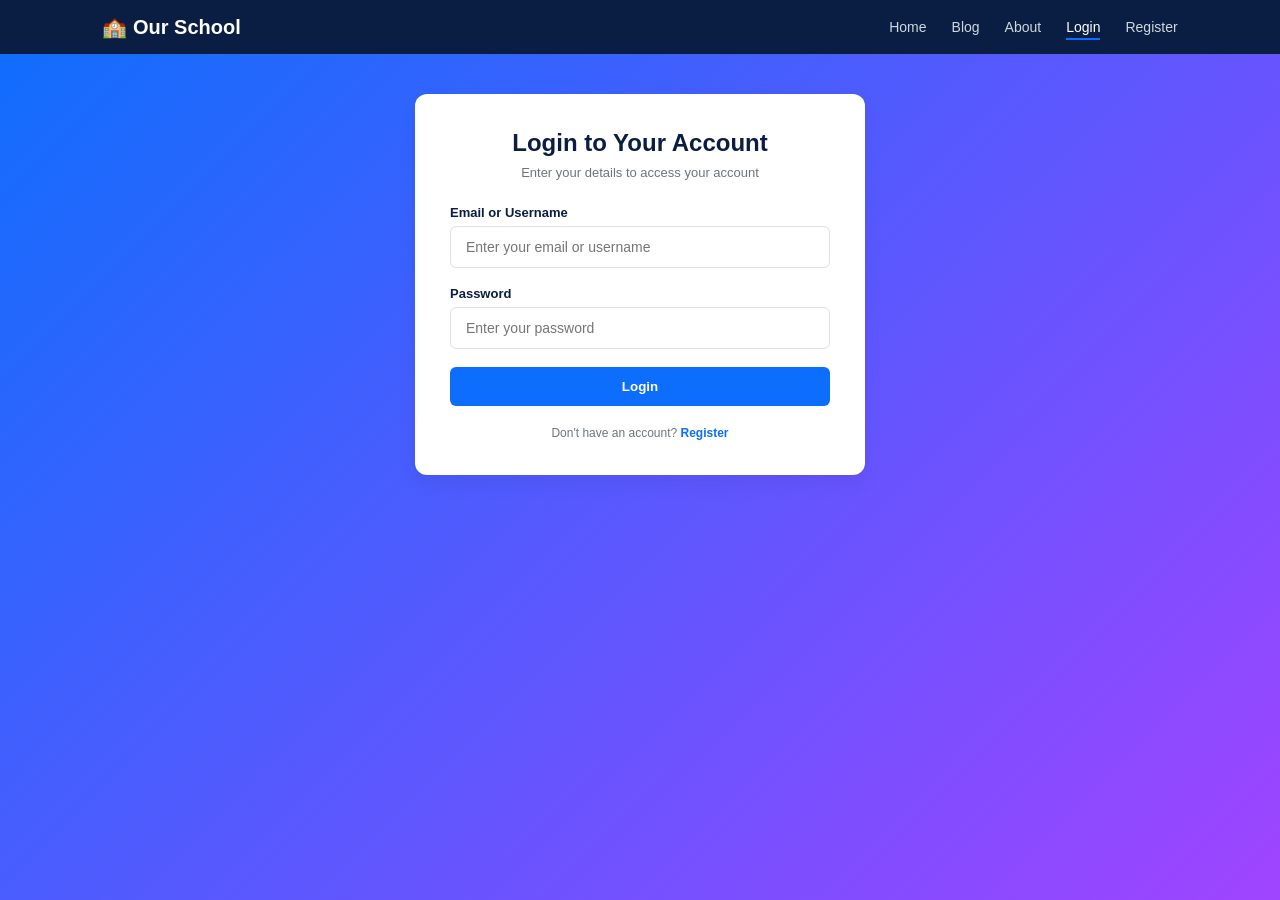
<file: login.html>
<!DOCTYPE html>
<html lang="en">
<head>
  <meta charset="UTF-8">
  <title>Our School - Login</title>
  <link rel="stylesheet" href="style.css">
</head>
<body style="background: var(--gradient-bg); min-height: 100vh;">

  <header>
    <div class="logo">🏫 Our School</div>
    <nav>
      <ul>
        <li><a href="index.html">Home</a></li>
        <li><a href="blog.html">Blog</a></li>
        <li><a href="about.html">About</a></li>
        <li><a href="login.html" class="active">Login</a></li>
        <li><a href="register.html">Register</a></li>
      </ul>
    </nav>
  </header>

  <div class="form-box">
    <h2 style="text-align: center; margin-bottom: 8px; color: var(--dark-blue);">Login to Your Account</h2>
    <p style="text-align: center; font-size: 13px; color: var(--gray-text); margin-bottom: 25px;">Enter your details to access your account</p>

    <form>
      <div class="form-group">
        <label>Email or Username</label>
        <input type="text" class="form-control" placeholder="Enter your email or username" required>
      </div>
      <div class="form-group">
        <label>Password</label>
        <input type="password" class="form-control" placeholder="Enter your password" required>
      </div>
      <button type="submit" class="submit-btn">Login</button>
    </form>
    
    <p style="text-align: center; font-size: 12px; margin-top: 20px; color: var(--gray-text);">
      Don't have an account? <a href="register.html" style="color: var(--primary-color); font-weight: bold;">Register</a>
    </p>
  </div>

</body>
</html>
</file>
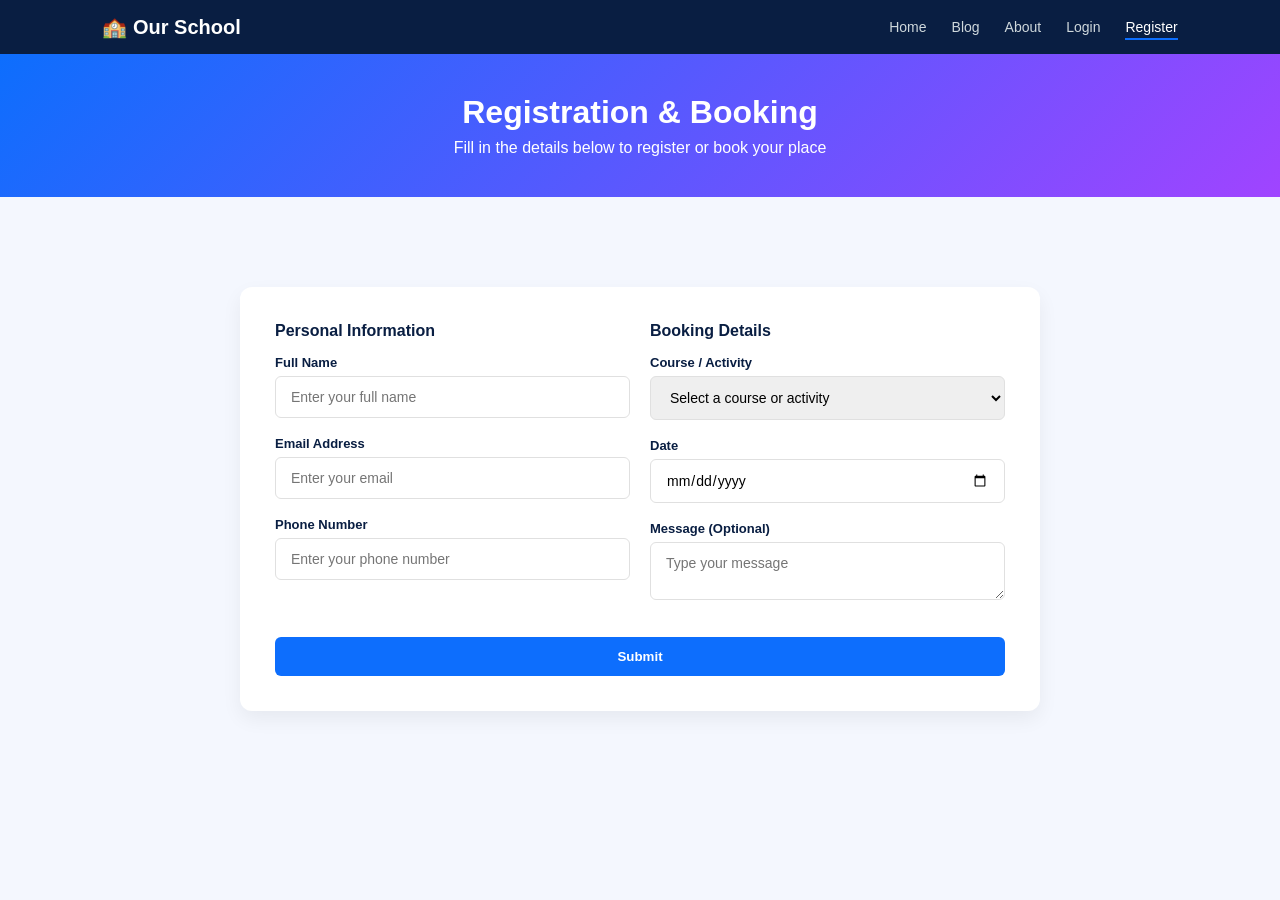
<file: register.html>
<!DOCTYPE html>
<html lang="en">
<head>
  <meta charset="UTF-8">
  <title>Our School - Registration & Booking</title>
  <link rel="stylesheet" href="style.css">
</head>
<body>

  <header>
    <div class="logo">🏫 Our School</div>
    <nav>
      <ul>
        <li><a href="index.html">Home</a></li>
        <li><a href="blog.html">Blog</a></li>
        <li><a href="about.html">About</a></li>
        <li><a href="login.html">Login</a></li>
        <li><a href="register.html" class="active">Register</a></li>
      </ul>
    </nav>
  </header>

  <div class="page-header">
    <h1>Registration & Booking</h1>
    <p>Fill in the details below to register or book your place</p>
  </div>

  <main class="container">
    <div class="form-box" style="max-width: 800px;">
      <form>
        <div class="form-grid">
          <div>
            <h3 style="margin-bottom: 15px; font-size: 16px; color: var(--dark-blue);">Personal Information</h3>
            <div class="form-group">
              <label>Full Name</label>
              <input type="text" class="form-control" placeholder="Enter your full name">
            </div>
            <div class="form-group">
              <label>Email Address</label>
              <input type="email" class="form-control" placeholder="Enter your email">
            </div>
            <div class="form-group">
              <label>Phone Number</label>
              <input type="tel" class="form-control" placeholder="Enter your phone number">
            </div>
          </div>

          <div>
            <h3 style="margin-bottom: 15px; font-size: 16px; color: var(--dark-blue);">Booking Details</h3>
            <div class="form-group">
              <label>Course / Activity</label>
              <select class="form-control">
                <option value="">Select a course or activity</option>
                <option value="math">Mathematics</option>
                <option value="science">Science</option>
                <option value="computer">Computer Science</option>
              </select>
            </div>
            <div class="form-group">
              <label>Date</label>
              <input type="date" class="form-control">
            </div>
            <div class="form-group">
              <label>Message (Optional)</label>
              <textarea class="form-control" rows="2" placeholder="Type your message"></textarea>
            </div>
          </div>
        </div>

        <button type="submit" class="submit-btn" style="margin-top: 15px;">Submit</button>
      </form>
    </div>
  </main>

</body>
</html>
</file>
<file: style.css>
:root {
  --primary-color: #0d6efd;
  --secondary-color: #0b5ed7;
  --gradient-bg: linear-gradient(135deg, #0d6efd 0%, #a044ff 100%);
  --dark-blue: #091e42;
  --light-bg: #f4f7fe;
  --white: #ffffff;
  --gray-text: #6c757d;
  --card-shadow: 0 8px 20px rgba(0, 0, 0, 0.06);
  --border-radius: 12px;
  --transition: all 0.5s ease;
}


* {
  margin: 0;
  padding: 0;
  box-sizing: border-box;
  font-family: 'Segoe UI', Tahoma, Geneva, Verdana, sans-serif;
}

body {
  background-color: var(--light-bg);
  color: #333;
}

a {
  text-decoration: none;
  color: inherit;
}

header {
  background: var(--dark-blue);
  color: var(--white);
  padding: 15px 8%;
  display: flex;
  justify-content: space-between;
  align-items: center;
  position: sticky;
  top: 0;
  z-index: 100;
}

.logo {
  font-size: 20px;
  font-weight: bold;
  display: flex;
  align-items: center;
  gap: 10px;
}

nav ul {
  display: flex;
  list-style: none;
  gap: 25px;
}

nav a {
  color: #cfd8dc;
  font-size: 14px;
  transition: var(--transition);
  position: relative;
}


nav a:hover, nav a.active {
  color: var(--white);
}

nav a::after {
  content: '';
  position: absolute;
  width: 0;
  height: 2px;
  background: var(--primary-color);
  bottom: -5px;
  left: 0;
  transition: var(--transition);
}

nav a:hover::after, nav a.active::after {
  width: 100%;
}


.hero-banner {
  background: var(--gradient-bg);
  color: var(--white);
  padding: 60px 8%;
  display: flex;
  align-items: center;
  justify-content: space-between;
  overflow: hidden;
  position: relative;
}

.hero-text {
  max-width: 50%;
  animation: slideInLeft 1s ease forwards;
}

.hero-text h1 {
  font-size: 38px;
  margin-bottom: 15px;
}

.hero-text p {
  font-size: 15px;
  opacity: 0.9;
  margin-bottom: 25px;
  line-height: 1.6;
}

.page-header {
  background: var(--gradient-bg);
  color: var(--white);
  text-align: center;
  padding: 40px 20px;
}

.page-header h1 {
  font-size: 32px;
  margin-bottom: 8px;
}


.btn {
  display: inline-block;
  padding: 10px 24px;
  border-radius: 25px;
  font-size: 14px;
  font-weight: 600;
  cursor: pointer;
  transition: transform 0.2s, box-shadow 0.2s;
  border: none;
}

.btn-primary {
  background: var(--white);
  color: var(--primary-color);
}

.btn-secondary {
  border: 1px solid var(--white);
  color: var(--white);
  margin-left: 10px;
}

.btn:hover {
  transform: translateY(-3px);
  box-shadow: 0 5px 15px rgba(0,0,0,0.2);
}


.container {
  padding: 50px 8%;
}

.grid {
  display: grid;
  grid-template-columns: repeat(auto-fit, minmax(230px, 1fr));
  gap: 25px;
}

.card {
  background: var(--white);
  border-radius: var(--border-radius);
  padding: 25px;
  box-shadow: var(--card-shadow);
  transition: var(--transition);
  text-align: center;
  position: relative;
  overflow: hidden;
}

/* Pseudo-class & Animation on Hover */
.card:hover {
  transform: translateY(-8px);
}

.card img {
  width: 100%;
  height: 160px;
  object-fit: cover;
  border-radius: 8px;
  margin-bottom: 15px;
}

.card h3 {
  font-size: 18px;
  margin-bottom: 10px;
  color: var(--dark-blue);
}

.card p {
  font-size: 13px;
  color: var(--gray-text);
  line-height: 1.5;
  margin-bottom: 15px;
}

.card .link-btn {
  color: var(--primary-color);
  font-weight: bold;
  font-size: 13px;
}


.form-box {
  background: var(--white);
  max-width: 450px;
  margin: 40px auto;
  padding: 35px;
  border-radius: var(--border-radius);
  box-shadow: var(--card-shadow);
}

.form-group {
  margin-bottom: 18px;
  text-align: left;
}

.form-group label {
  display: block;
  font-size: 13px;
  font-weight: bold;
  margin-bottom: 6px;
  color: var(--dark-blue);
}

.form-control {
  width: 100%;
  padding: 12px 15px;
  border: 1px solid #e0e0e0;
  border-radius: 6px;
  font-size: 14px;
  outline: none;
  transition: var(--transition);
}

.form-control:focus {
  border-color: var(--primary-color);
  box-shadow: 0 0 5px rgba(13, 110, 253, 0.3);
}

.submit-btn {
  width: 100%;
  padding: 12px;
  background: var(--primary-color);
  color: var(--white);
  border: none;
  border-radius: 6px;
  font-weight: bold;
  cursor: pointer;
  transition: var(--transition);
}

.submit-btn:hover {
  background: var(--secondary-color);
}

.form-grid {
  display: grid;
  grid-template-columns: 1fr 1fr;
  gap: 20px;
}

@keyframes slideInLeft {
  from {
    opacity: 0;
    transform: translateX(-40px);
  }
  to {
    opacity: 1;
    transform: translateX(0);
  }
}

@keyframes pulse {
  0% { transform: scale(1); }
  50% { transform: scale(1.05); }
  100% { transform: scale(1); }
}

.img-animated {
  max-width: 350px;
  border-radius: 20px;
  animation: pulse 4s infinite ease-in-out;
}
</file>
